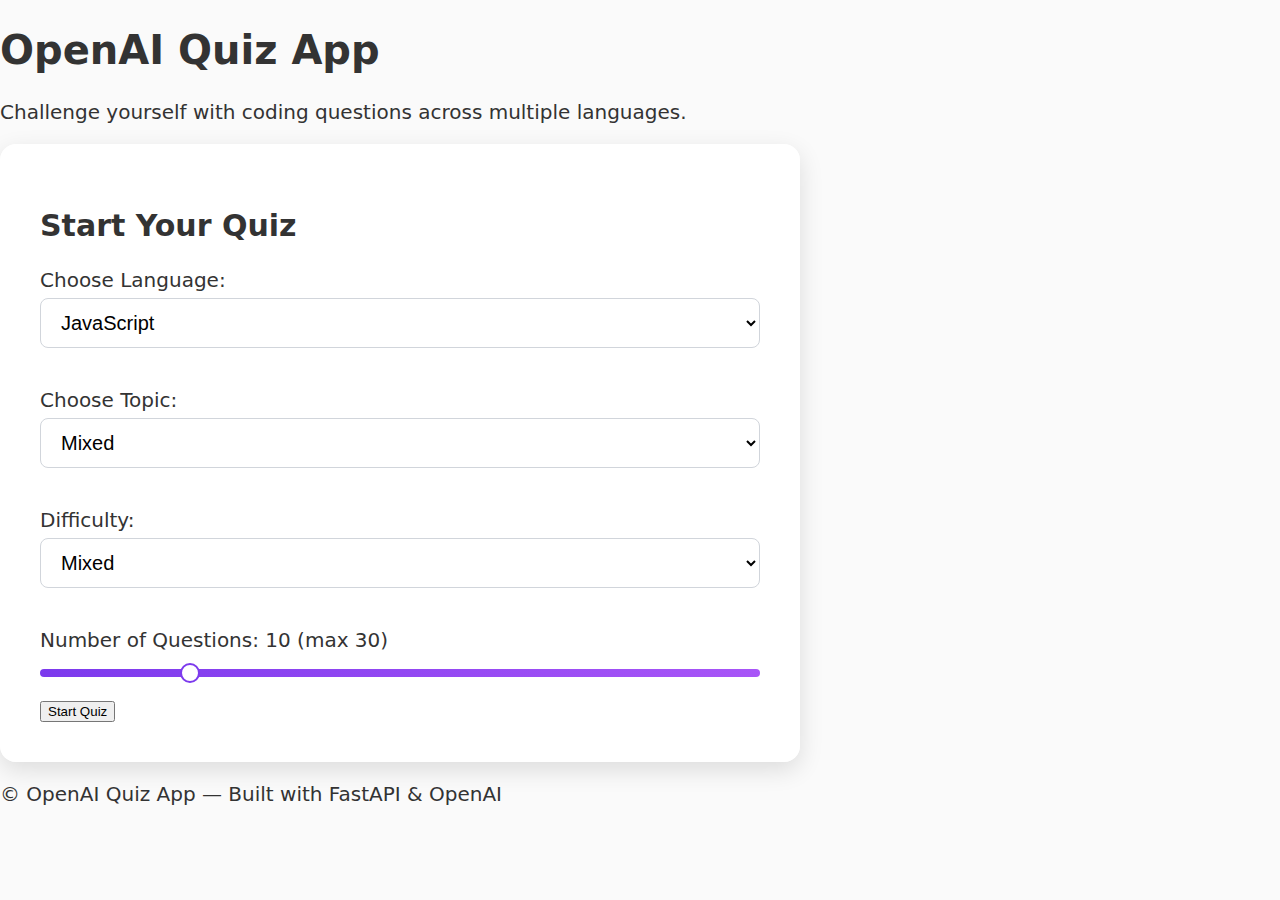
<file: coding-quiz/index.html>
<!doctype html>
<html lang="en">
<head>
  <meta charset="utf-8" />
  <meta name="viewport" content="width=device-width, initial-scale=1" />
  <title>OpenAI Quiz App</title>
  <link rel="stylesheet" href="styles.css">
</head>
<body>
  <!-- HERO -->
  <header class="hero">
    <div class="hero-inner">
      <h1>OpenAI Quiz App</h1>
      <p>Challenge yourself with coding questions across multiple languages.</p>
    </div>
  </header>

  <!-- SETUP FORM -->
  <main class="quiz-section">
    <div id="setup-card" class="quiz-card">
      <h2>Start Your Quiz</h2>

      <!-- Language -->
      <label for="language">Choose Language:</label>
      <select id="language" class="input-select">
        <option value="javascript" selected>JavaScript</option>
        <option value="python">Python</option>
        <option value="cpp">C++</option>
      </select>

      <!-- Topic -->
      <label for="topic">Choose Topic:</label>
      <select id="topic" class="input-select">
        <option value="mixed" selected>Mixed</option>
        <option value="loops">Loops</option>
        <option value="arrays">Arrays</option>
        <option value="functions">Functions</option>
        <option value="conditionals">Conditionals</option>
        <option value="objects">Objects</option>
        <option value="classes">Classes</option>
      </select>

      <!-- Difficulty -->
      <label for="difficulty">Difficulty:</label>
      <select id="difficulty" class="input-select">
        <option value="easy">Easy</option>
        <option value="mixed" selected>Mixed</option>
        <option value="hard">Hard</option>
      </select>

      <!-- Number of Questions -->
      <label for="num-questions">Number of Questions: 
        <span id="numOutput">10</span> (max 30)
      </label>
      <input 
        type="range" 
        id="num-questions" 
        class="input-range" 
        min="5" 
        max="30" 
        step="1"
        value="10" 
        oninput="numOutput.textContent = this.value"
      />

      <button id="start-btn" class="btn btn-primary">Start Quiz</button>
    </div>

    <!-- QUIZ -->
    <div id="quiz-container" class="quiz-card hidden">
      <div class="quiz-header">
        <h2 id="question-text"></h2>
        <!-- Editable blanks will be injected inside this pre -->
        <pre id="code-block" class="code-block hidden"></pre>
      </div>

      <div id="options" class="options"></div>

      <!-- Drag & Drop Area -->
      <div id="dragdrop-zone" class="dragdrop-zone hidden"></div>

      <!-- Submit Button separated -->
      <div id="dragdrop-actions" class="quiz-actions hidden">
        <button id="submit-order-btn" class="btn btn-primary">Submit Order</button>
      </div>

      <div id="feedback" class="feedback hidden"></div>
    </div>

    <!-- RESULT -->
    <div id="result-card" class="quiz-card hidden">
      <h2>Quiz Complete 🎉</h2>
      <p id="score-text"></p>
      <button id="restart-btn" class="btn btn-primary">Restart Quiz</button>
    </div>
  </main>

  <!-- LOADING OVERLAY -->
  <div id="loading-overlay" class="loading-overlay hidden">
    <div class="spinner"></div>
    <p>Generating questions...</p>
  </div>

  <!-- FOOTER -->
  <footer role="contentinfo">
    <p>© <span id="year"></span> OpenAI Quiz App — Built with FastAPI & OpenAI</p>
  </footer>

  <script src="app.js" defer></script>
</body>
</html>
</file>
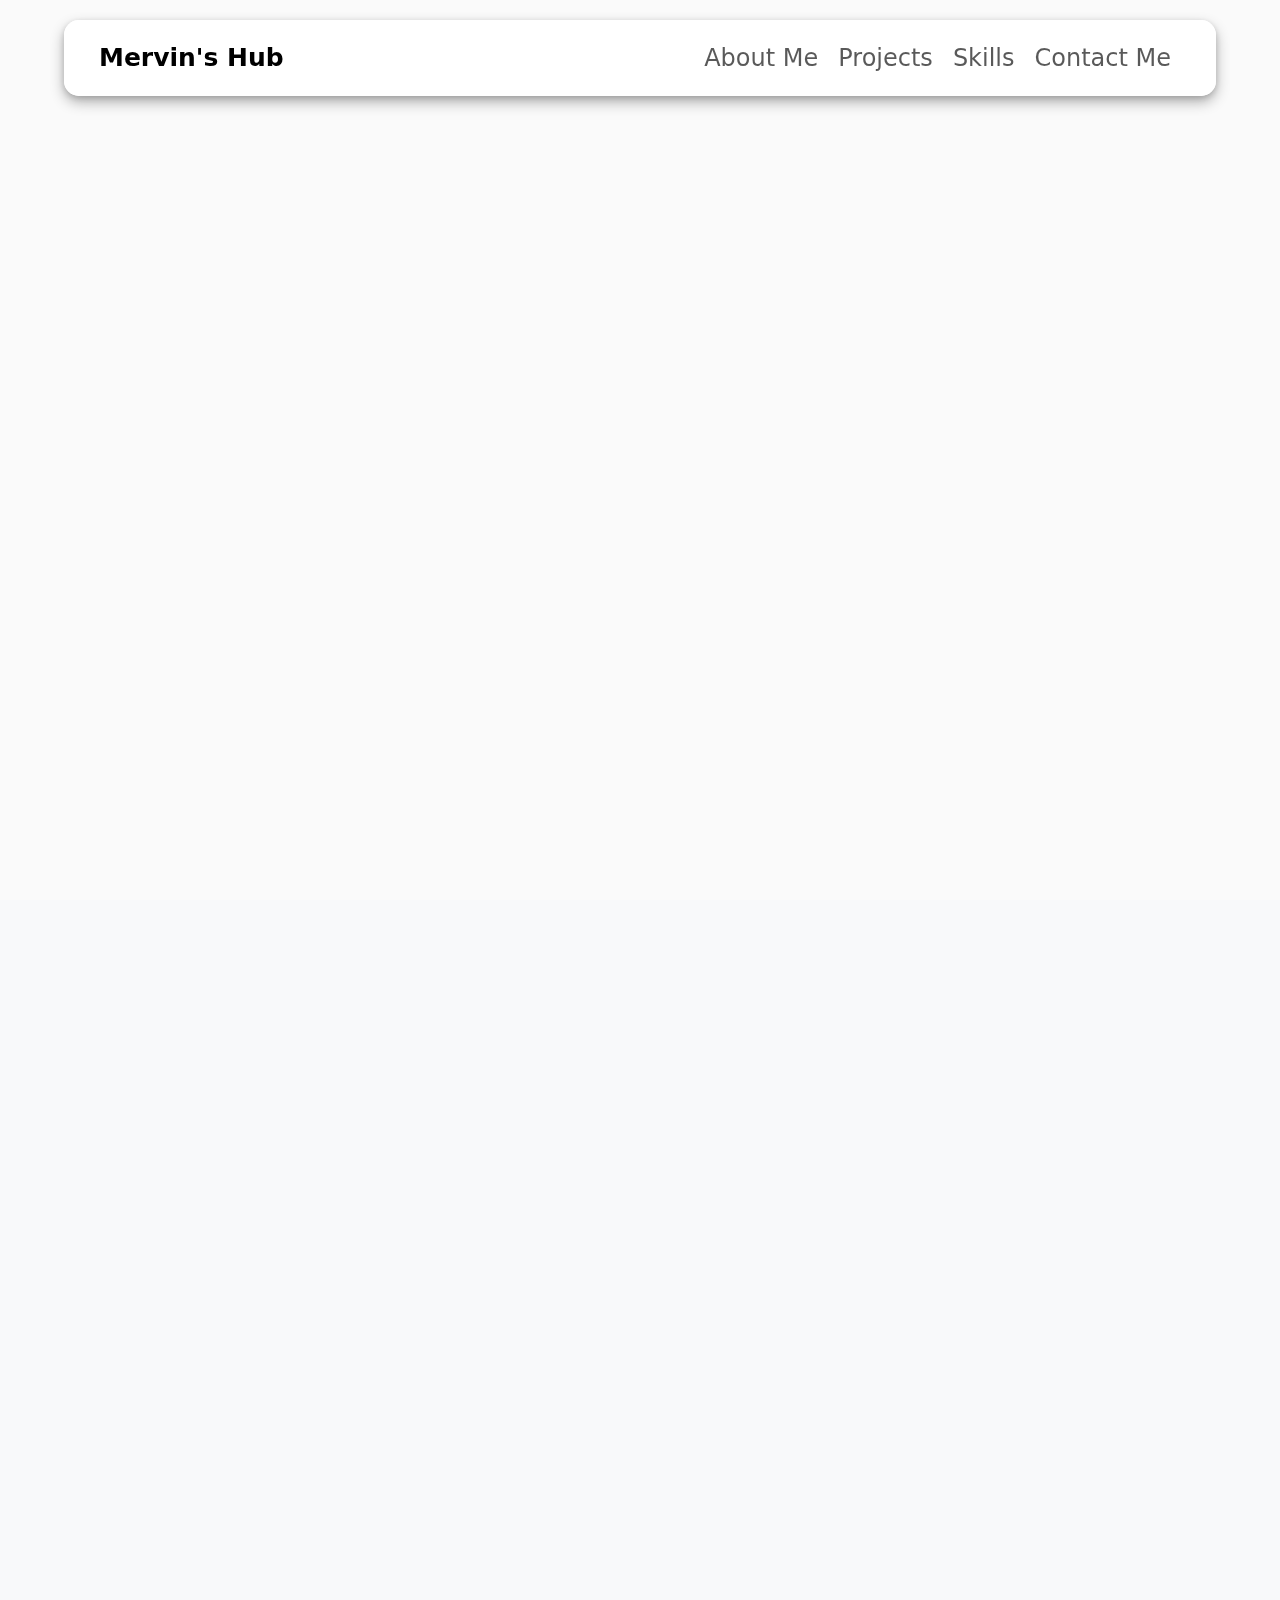
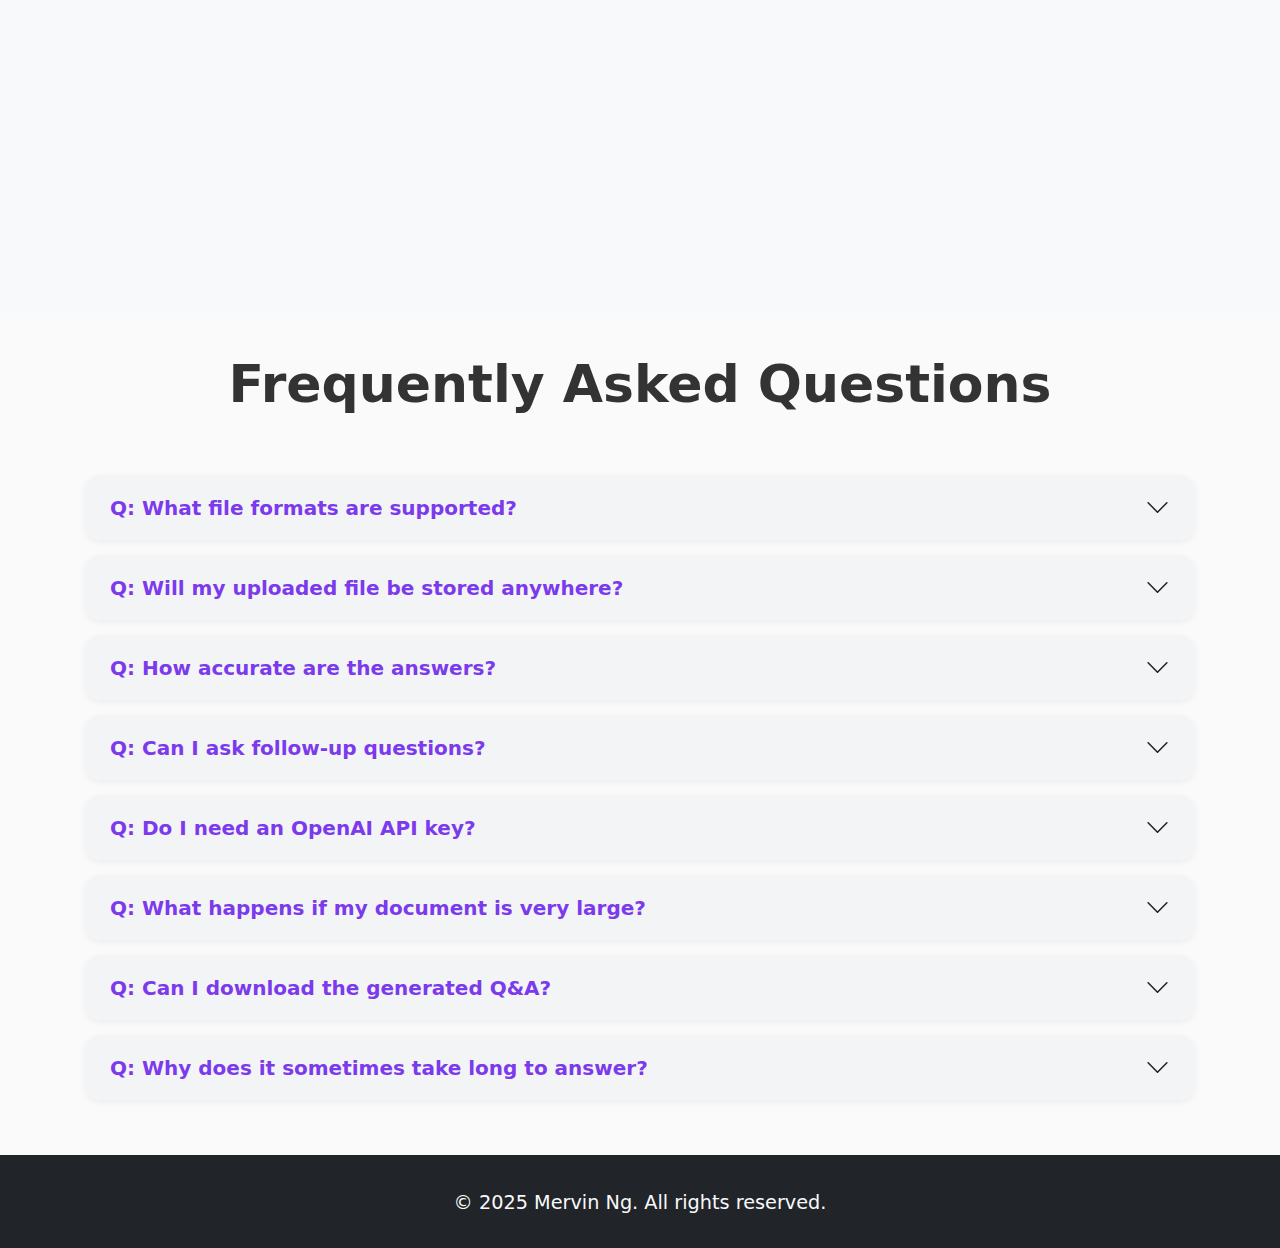
<file: file-chat-assistant/index.html>
<!doctype html>
<html lang="en">
<head>
  <meta charset="utf-8" />
  <meta name="viewport" content="width=device-width, initial-scale=1" />
  <title>Mervin Ng | Document Q&A Chat Assistant</title>
  <link rel="shortcut icon" href="../img/logo.png" type="image/png">
  <link rel="apple-touch-icon" href="../img/logo.png">

  <!-- Bootstrap 5 -->
  <link href="https://cdn.jsdelivr.net/npm/bootstrap@5.3.3/dist/css/bootstrap.min.css" rel="stylesheet">
  <!-- Bootstrap Icons -->
  <link rel="stylesheet" href="https://cdn.jsdelivr.net/npm/bootstrap-icons@1.11.3/font/bootstrap-icons.css">
  <!-- AOS CSS -->
  <link href="https://unpkg.com/aos@2.3.1/dist/aos.css" rel="stylesheet">
  <!-- Portfolio-style CSS -->
  <link rel="stylesheet" href="../file-chat-assistant/styles.css?v=20250926">
</head>
<body>

  <!-- NAVBAR -->
  <nav class="navbar navbar-expand-lg navbar-light fixed-top">
    <div class="container">
      <a class="navbar-brand fw-bold" href="https://ngyuhang.com">Mervin's Hub</a>
      <button class="navbar-toggler" type="button" data-bs-toggle="collapse" data-bs-target="#navbarNav">
        <span class="navbar-toggler-icon"></span>
      </button>
      <div class="collapse navbar-collapse justify-content-end" id="navbarNav">
        <ul class="navbar-nav">
          <li class="nav-item"><a class="nav-link" href="https://ngyuhang.com#about">About Me</a></li>
          <li class="nav-item"><a class="nav-link" href="https://ngyuhang.com#projects">Projects</a></li>
          <li class="nav-item"><a class="nav-link" href="https://ngyuhang.com#skills">Skills</a></li>
          <li class="nav-item"><a class="nav-link" href="https://ngyuhang.com#contact">Contact Me</a></li>
        </ul>
      </div>
    </div>
  </nav>

  <!-- HERO -->
  <section id="hero" class="section d-flex align-items-center">
    <div class="container hero-container text-center">
      <h1 class="display-4 fw-bold" id="hero-title" data-aos="fade-up"></h1>
      <p class="lead text-muted" data-aos="fade-up" data-aos-delay="100">Made by Mervin Ng</p>
      <p class="mb-4" data-aos="fade-up" data-aos-delay="200">
        Upload a PDF, DOCX, or TXT and start chatting instantly with our LangChain-powered Q&A tool.
      </p>
      <a id="get-started" href="#qa" class="btn btn-outline-dark" data-aos="fade-up" data-aos-delay="400">
        Get Started <i class="bi bi-arrow-down-circle ms-2"></i>
      </a>
    </div>
  </section>

  <!-- MAIN -->
  <section id="qa" class="section bg-light">
    <div class="container" data-aos="fade-up">
      <div class="row justify-content-center">
        <div class="col-lg-8">
          <!-- Upload card -->
          <div class="card pastel-card shadow-sm mb-4">
            <div class="card-body p-4">
              <h3 class="fw-semibold mb-3 text-accent">Upload your document</h3>
              <form id="upload-form" class="gy-3" enctype="multipart/form-data" method="post">
                <div class="mb-3">
                  <label class="form-label">Choose file (.pdf / .docx / .txt)</label>
                  <input id="file-input" class="form-control" type="file" name="file" accept=".pdf,.docx,.txt" required />
                </div>

                <!-- API key -->
                <div class="mb-3">
                  <label class="form-label">OpenAI API key (optional)</label>
                  <input class="form-control" type="password" name="openai_api_key" placeholder="Insert your API Key" />
                </div>

                <!-- Status -->
                <div id="statusAlert" class="alert d-none" role="alert"></div>

                <button type="submit" class="btn btn-accent px-4">Upload & Start</button>
              </form>
            </div>
          </div>

          <!-- Chat area -->
          <div id="chat-area" class="card pastel-card shadow-sm">
            <div class="card-body p-0 d-flex flex-column" style="height: 500px;">
              <h3 class="fw-semibold mb-0 p-3 text-accent border-bottom">Chat with your document</h3>

              <!-- Messages -->
              <div id="messages" class="flex-grow-1 p-3">
                <div class="text-muted small">Upload a document to begin.</div>
              </div>

              <!-- Typing indicator -->
              <div id="typing-indicator" class="d-none p-3">
                <div class="message assistant">
                  <div class="bubble d-flex gap-1">
                    <span class="dot"></span><span class="dot"></span><span class="dot"></span>
                  </div>
                </div>
              </div>

              <!-- Chatbox input -->
              <form id="ask-form" class="d-flex gap-2 p-3 border-top">
                <input type="text" name="question" class="form-control" placeholder="Type your question..." autocomplete="off" required disabled />
                <button type="submit" class="btn btn-accent" disabled>Send</button>
              </form>
            </div>
          </div>

        </div>
      </div>
    </div>
  </section>

  <!-- FAQ + FOOTER WRAPPER -->
  <div class="contact-footer-wrapper">
    <!-- FAQ -->
<section id="faq" class="section">
  <div class="container">
    <h2 class="section-title text-center mb-5 text-accent">Frequently Asked Questions</h2>
    <div class="accordion" id="faqAccordion">

      <!-- Q1 -->
      <div class="accordion-item">
        <h2 class="accordion-header" id="faq1">
          <button class="accordion-button collapsed" type="button" data-bs-toggle="collapse" data-bs-target="#faq1Collapse">
            Q: What file formats are supported?
          </button>
        </h2>
        <div id="faq1Collapse" class="accordion-collapse collapse" data-bs-parent="#faqAccordion">
          <div class="accordion-body">
            A: Currently, you can upload <code>.pdf</code>, <code>.docx</code>, and <code>.txt</code> files.
          </div>
        </div>
      </div>

      <!-- Q2 -->
      <div class="accordion-item">
        <h2 class="accordion-header" id="faq2">
          <button class="accordion-button collapsed" type="button" data-bs-toggle="collapse" data-bs-target="#faq2Collapse">
            Q: Will my uploaded file be stored anywhere?
          </button>
        </h2>
        <div id="faq2Collapse" class="accordion-collapse collapse" data-bs-parent="#faqAccordion">
          <div class="accordion-body">
            A: No, your file is processed in memory for question generation and is not stored permanently.
          </div>
        </div>
      </div>

      <!-- Q3 -->
      <div class="accordion-item">
        <h2 class="accordion-header" id="faq3">
          <button class="accordion-button collapsed" type="button" data-bs-toggle="collapse" data-bs-target="#faq3Collapse">
            Q: How accurate are the answers?
          </button>
        </h2>
        <div id="faq3Collapse" class="accordion-collapse collapse" data-bs-parent="#faqAccordion">
          <div class="accordion-body">
            A: The system uses LangChain + OpenAI models. Answers are grounded in your document but may not always be perfect.
          </div>
        </div>
      </div>

      <!-- Q4 -->
      <div class="accordion-item">
        <h2 class="accordion-header" id="faq4">
          <button class="accordion-button collapsed" type="button" data-bs-toggle="collapse" data-bs-target="#faq4Collapse">
            Q: Can I ask follow-up questions?
          </button>
        </h2>
        <div id="faq4Collapse" class="accordion-collapse collapse" data-bs-parent="#faqAccordion">
          <div class="accordion-body">
            A: Yes, you can continue asking related questions and the system will use context from your uploaded file.
          </div>
        </div>
      </div>

      <!-- Q5 -->
      <div class="accordion-item">
        <h2 class="accordion-header" id="faq5">
          <button class="accordion-button collapsed" type="button" data-bs-toggle="collapse" data-bs-target="#faq5Collapse">
            Q: Do I need an OpenAI API key?
          </button>
        </h2>
        <div id="faq5Collapse" class="accordion-collapse collapse" data-bs-parent="#faqAccordion">
          <div class="accordion-body">
            A: No, a backend key is provided by default. Supplying your own is optional and may improve stability.
          </div>
        </div>
      </div>

      <!-- Q6 -->
      <div class="accordion-item">
        <h2 class="accordion-header" id="faq6">
          <button class="accordion-button collapsed" type="button" data-bs-toggle="collapse" data-bs-target="#faq6Collapse">
            Q: What happens if my document is very large?
          </button>
        </h2>
        <div id="faq6Collapse" class="accordion-collapse collapse" data-bs-parent="#faqAccordion">
          <div class="accordion-body">
            A: Large documents are automatically split into chunks for processing. This may increase response time.
          </div>
        </div>
      </div>

      <!-- Q7 -->
      <div class="accordion-item">
        <h2 class="accordion-header" id="faq7">
          <button class="accordion-button collapsed" type="button" data-bs-toggle="collapse" data-bs-target="#faq7Collapse">
            Q: Can I download the generated Q&amp;A?
          </button>
        </h2>
        <div id="faq7Collapse" class="accordion-collapse collapse" data-bs-parent="#faqAccordion">
          <div class="accordion-body">
            A: Yes, you can export answers and references as text or copy them directly from the interface.
          </div>
        </div>
      </div>

      <!-- Q8 -->
      <div class="accordion-item">
        <h2 class="accordion-header" id="faq8">
          <button class="accordion-button collapsed" type="button" data-bs-toggle="collapse" data-bs-target="#faq8Collapse">
            Q: Why does it sometimes take long to answer?
          </button>
        </h2>
        <div id="faq8Collapse" class="accordion-collapse collapse" data-bs-parent="#faqAccordion">
          <div class="accordion-body">
            A: Response time depends on file size, complexity, and the number of chunks processed by the model.
          </div>
        </div>
      </div>

    </div>
  </div>
</section>

    <!-- FOOTER -->
    <footer class="site-footer footer-section bg-dark text-light py-4">
      <div class="container text-center">
        <small>© 2025 Mervin Ng. All rights reserved.</small>
      </div>
    </footer>
  </div>

  <!-- Scripts -->
  <script src="https://cdn.jsdelivr.net/npm/bootstrap@5.3.3/dist/js/bootstrap.bundle.min.js" defer></script>
  <script src="https://unpkg.com/aos@2.3.1/dist/aos.js" defer></script>
  <script src="../file-chat-assistant/app.js?v=20250926" defer></script>
</body>
</html>
</file>
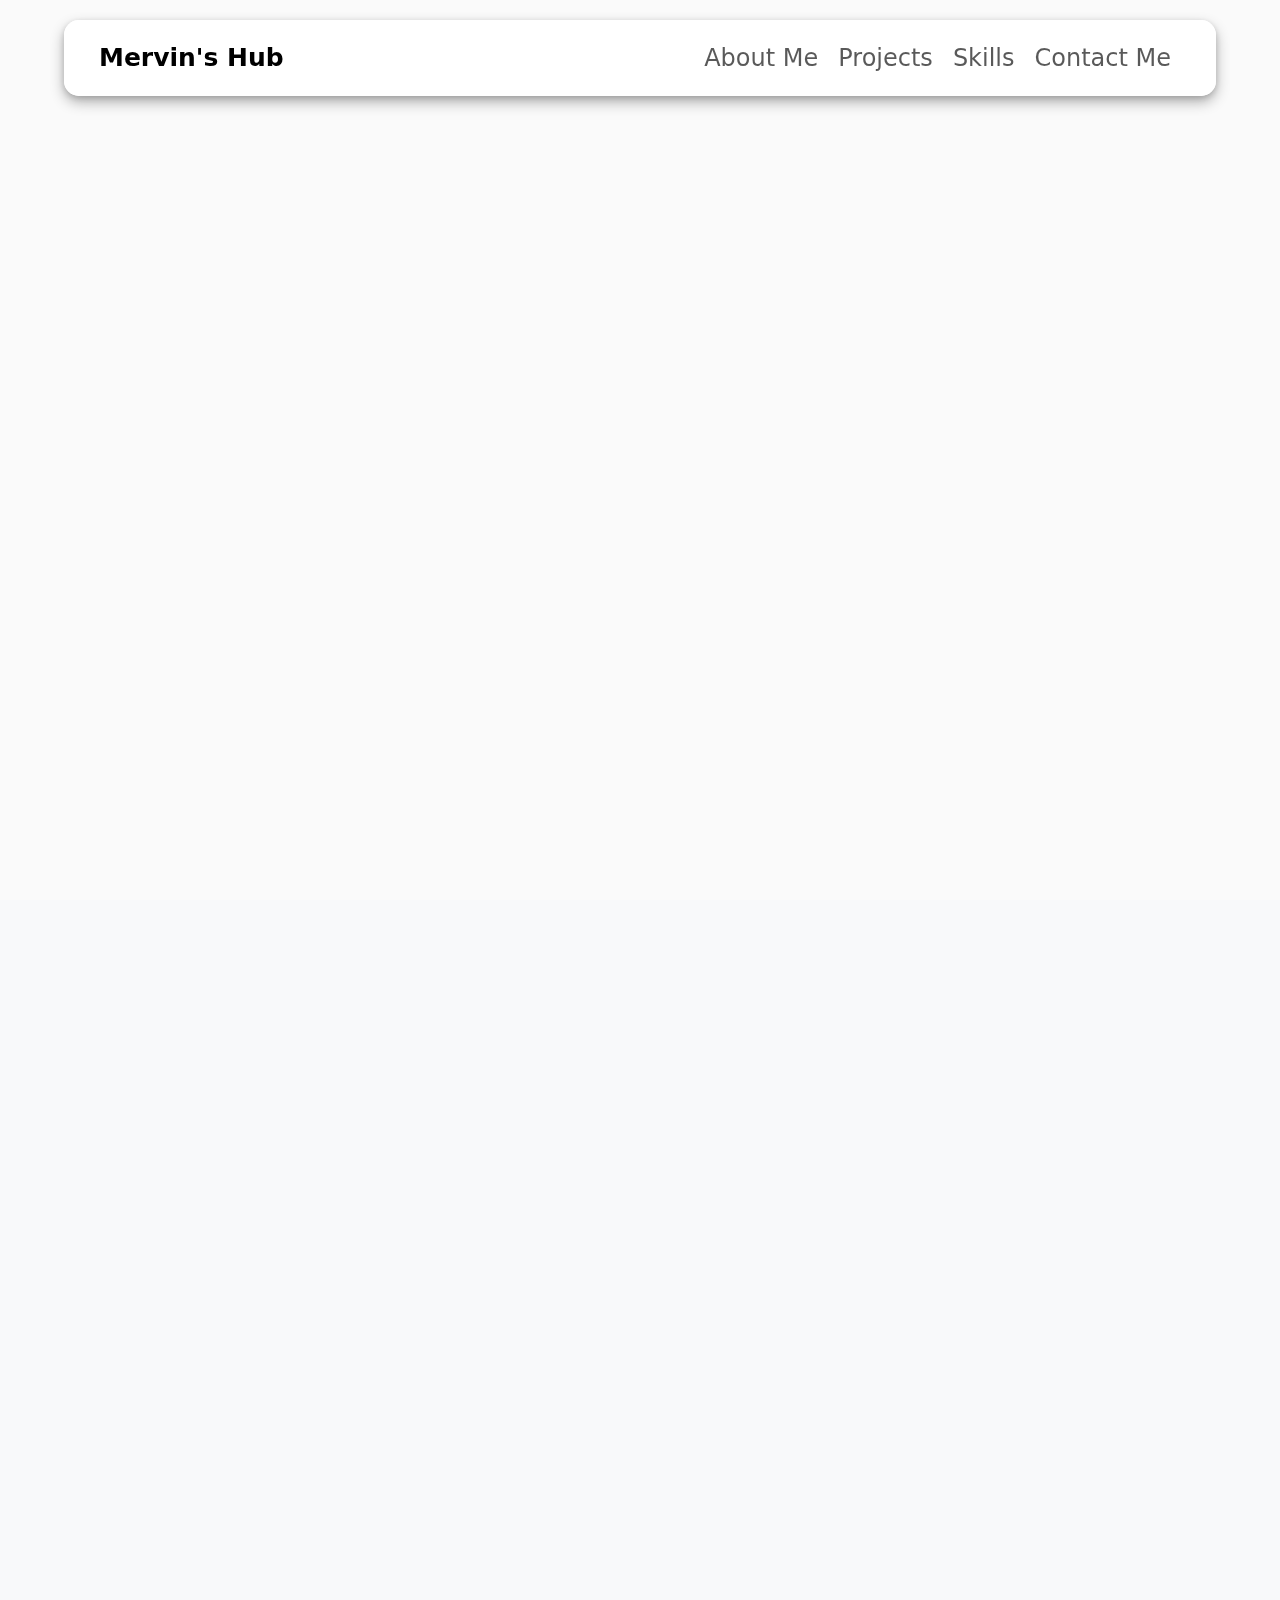
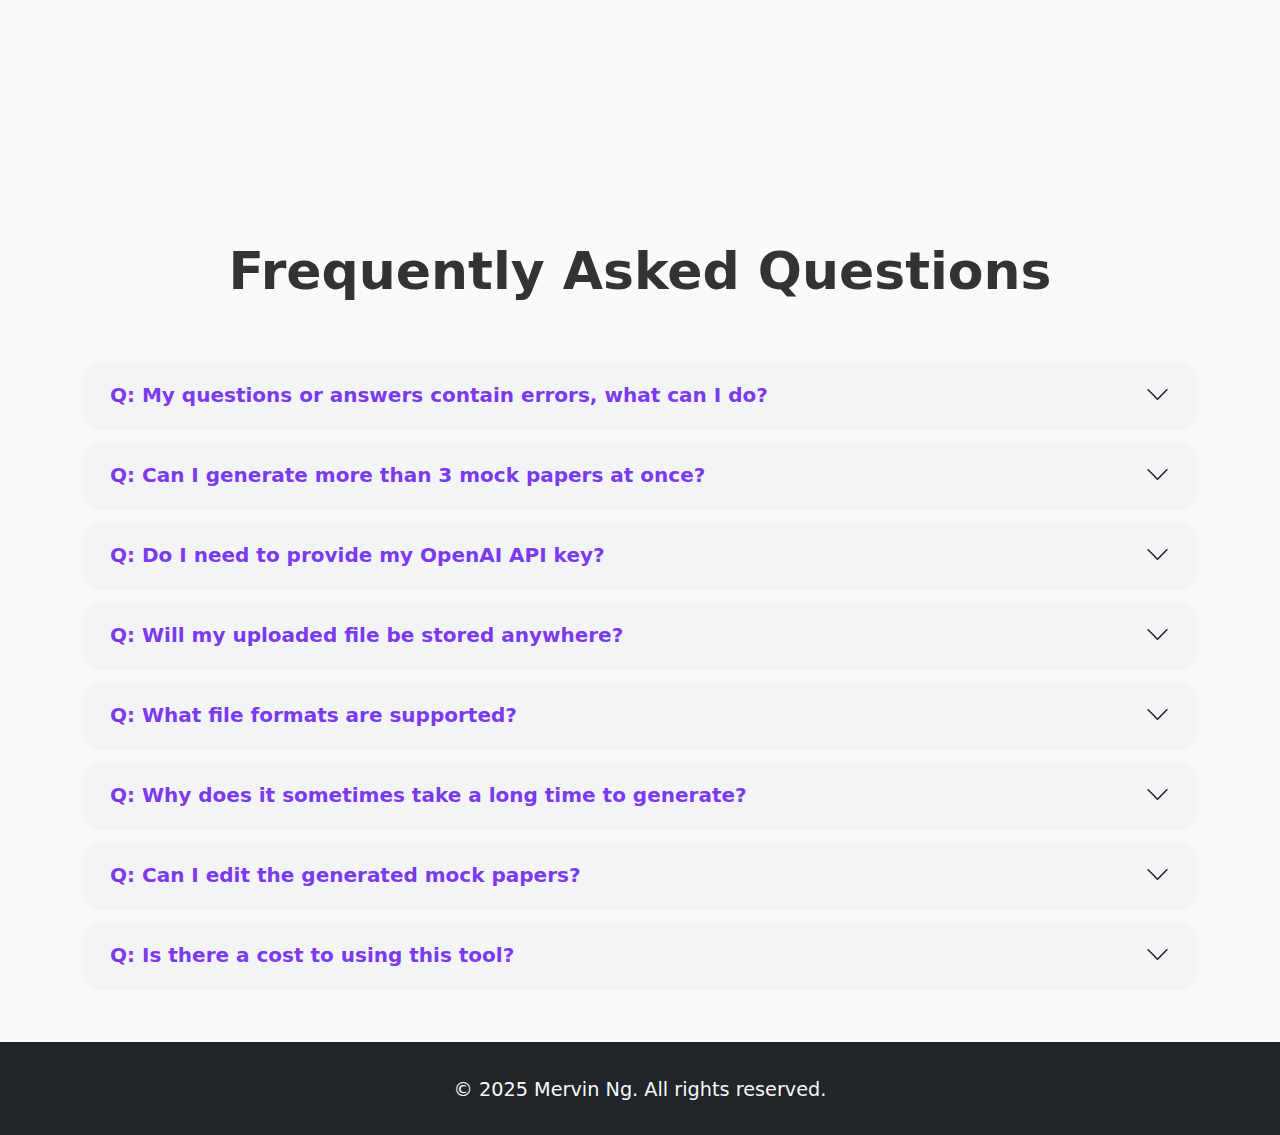
<file: mock-paper-generator/index.html>
<!doctype html>
<html lang="en">
<head>
  <meta charset="utf-8" />
  <meta name="viewport" content="width=device-width, initial-scale=1" />
  <title>Mervin Ng | Mock Paper Generator</title>
  <link rel="shortcut icon" href="../img/logo.png" type="image/png">
  <link rel="apple-touch-icon" href="../img/logo.png">

  <!-- Bootstrap 5 -->
  <link href="https://cdn.jsdelivr.net/npm/bootstrap@5.3.3/dist/css/bootstrap.min.css" rel="stylesheet">
  <!-- Bootstrap Icons -->
<link rel="stylesheet" href="https://cdn.jsdelivr.net/npm/bootstrap-icons@1.11.3/font/bootstrap-icons.css">

  <!-- AOS CSS -->
  <link href="https://unpkg.com/aos@2.3.1/dist/aos.css" rel="stylesheet">
  <!-- Portfolio-style CSS -->
  <link rel="stylesheet" href="../mock-paper-generator/styles.css?v=20250926">
</head>
<body>
  <!-- NAVBAR (from portfolio) -->
  <nav class="navbar navbar-expand-lg navbar-light fixed-top">
    <div class="container">
      <a class="navbar-brand fw-bold" href="https://ngyuhang.com">Mervin's Hub</a>
      <button class="navbar-toggler" type="button" data-bs-toggle="collapse" data-bs-target="#navbarNav">
        <span class="navbar-toggler-icon"></span>
      </button>
      <div class="collapse navbar-collapse justify-content-end" id="navbarNav">
        <ul class="navbar-nav">
          <li class="nav-item"><a class="nav-link" href="https://ngyuhang.com#about">About Me</a></li>
          <li class="nav-item"><a class="nav-link" href="https://ngyuhang.com#projects">Projects</a></li>
          <li class="nav-item"><a class="nav-link" href="https://ngyuhang.com#skills">Skills</a></li>
          <li class="nav-item"><a class="nav-link" href="https://ngyuhang.com#contact">Contact Me</a></li>
        </ul>
      </div>
    </div>
  </nav>

  <!-- HERO -->
  <section id="hero" class="section d-flex align-items-center">
    <div class="container hero-container text-center">
      <h1 class="display-4 fw-bold" data-aos="fade-up">
        <span id="hero-typer"></span><span class="cursor">|</span>
      </h1>

      <p class="lead text-muted" data-aos="fade-up" data-aos-delay="100">Made by Mervin Ng</p>
      <p class="mb-4" data-aos="fade-up" data-aos-delay="200">
        Don’t have enough mock paper for practice? Generate more with our Mock Paper Generator!
      </p>
      <a id="get-started" href="#generate" class="btn btn-outline-dark" data-aos="fade-up" data-aos-delay="400">
        Get Started <i class="bi bi-arrow-down-circle ms-2"></i>
      </a>
    </div>
  </section>

  <!-- MAIN GENERATE SECTION -->
  <section id="generate" class="section bg-light">
    <div class="container" data-aos="fade-up">
      <div class="row justify-content-center">
        <div class="col-lg-8">
          <div class="card shadow pastel-card">
            <div class="card-body p-4">
              <h3 class="fw-semibold mb-3 text-accent">Generate your mock paper</h3>
              <form id="gen-form" class="gy-3">
                <!-- File -->
                <div class="mb-3">
                  <label class="form-label">Upload exam paper (.pdf / .docx)</label>
                  <input id="file-input" class="form-control" type="file" name="file" accept=".pdf,.docx" required />
                </div>

                <div class="row g-4">
                  <!-- Number of mocks -->
                  <div class="col-md-6">
                    <label class="form-label">Number of new mocks (max 3)</label>
                    <input id="num-mocks" class="form-control" type="number" name="num_mocks" min="1" max="3" value="1" />
                  </div>

                  <!-- Difficulty -->
                  <div class="col-md-6">
                    <label class="form-label">Difficulty</label>
                    <div class="btn-group w-100" role="group">
                      <input type="radio" class="btn-check" name="difficulty" id="d1" value="easy">
                      <label class="btn btn-outline-accent" for="d1">Easy</label>

                      <input type="radio" class="btn-check" name="difficulty" id="d2" value="same" checked>
                      <label class="btn btn-outline-accent" for="d2">Same</label>

                      <input type="radio" class="btn-check" name="difficulty" id="d3" value="harder">
                      <label class="btn btn-outline-accent" for="d3">Harder</label>
                    </div>
                  </div>
                </div>

                <!-- API key -->
                <div class="mb-3 mt-3">
                  <label class="form-label">OpenAI API key</label>
                  <input class="form-control" type="password" name="openai_api_key" placeholder="Insert your API Key (recommended)" />
                </div>

                <!-- Progress -->
                <div id="progressWrap" class="progress mb-3 d-none" role="progressbar" aria-valuemin="0" aria-valuemax="100">
                  <div id="progressBar" class="progress-bar progress-bar-striped progress-bar-animated" style="width: 0%"></div>
                </div>

                <!-- Status -->
                <div id="statusAlert" class="alert d-none" role="alert"></div>

                <!-- Actions -->
                <div class="d-flex align-items-center gap-3">
                  <button type="submit" id="submit-btn" class="btn btn-accent px-4">Generate</button>
                  <div id="download"></div>
                </div>
              </form>
            </div>
          </div>
        </div>
      </div>
    </div>
  </section>

<!-- CONTACT + FOOTER WRAPPER -->
<div class="contact-footer-wrapper">
  <!-- FAQ stays above -->
  <section id="faq" class="section">
    <div class="container">
      <h2 class="section-title text-center mb-5 text-accent">Frequently Asked Questions</h2>
      <div class="accordion" id="faqAccordion">

        <!-- Q1 -->
        <div class="accordion-item">
          <h2 class="accordion-header" id="faq1">
            <button class="accordion-button collapsed" type="button" data-bs-toggle="collapse" data-bs-target="#faq1Collapse">
              Q: My questions or answers contain errors, what can I do?
            </button>
          </h2>
          <div id="faq1Collapse" class="accordion-collapse collapse" data-bs-parent="#faqAccordion">
            <div class="accordion-body">A: Simply try again and regenerate the mock paper.</div>
          </div>
        </div>

        <!-- Q2 -->
        <div class="accordion-item">
          <h2 class="accordion-header" id="faq2">
            <button class="accordion-button collapsed" type="button" data-bs-toggle="collapse" data-bs-target="#faq2Collapse">
              Q: Can I generate more than 3 mock papers at once?
            </button>
          </h2>
          <div id="faq2Collapse" class="accordion-collapse collapse" data-bs-parent="#faqAccordion">
            <div class="accordion-body">A: Currently, you can generate up to 3 mock papers in a single request.</div>
          </div>
        </div>

        <!-- Q3 -->
        <div class="accordion-item">
          <h2 class="accordion-header" id="faq3">
            <button class="accordion-button collapsed" type="button" data-bs-toggle="collapse" data-bs-target="#faq3Collapse">
              Q: Do I need to provide my OpenAI API key?
            </button>
          </h2>
          <div id="faq3Collapse" class="accordion-collapse collapse" data-bs-parent="#faqAccordion">
            <div class="accordion-body">A: It’s recommended to insert your own API key, but not strictly required.</div>
          </div>
        </div>

        <!-- Q4 -->
        <div class="accordion-item">
          <h2 class="accordion-header" id="faq4">
            <button class="accordion-button collapsed" type="button" data-bs-toggle="collapse" data-bs-target="#faq4Collapse">
              Q: Will my uploaded file be stored anywhere?
            </button>
          </h2>
          <div id="faq4Collapse" class="accordion-collapse collapse" data-bs-parent="#faqAccordion">
            <div class="accordion-body">A: No, uploaded files are only used temporarily and not stored permanently.</div>
          </div>
        </div>

        <!-- Q5 -->
        <div class="accordion-item">
          <h2 class="accordion-header" id="faq5">
            <button class="accordion-button collapsed" type="button" data-bs-toggle="collapse" data-bs-target="#faq5Collapse">
              Q: What file formats are supported?
            </button>
          </h2>
          <div id="faq5Collapse" class="accordion-collapse collapse" data-bs-parent="#faqAccordion">
            <div class="accordion-body">A: Currently, only <code>.pdf</code> and <code>.docx</code> files are supported.</div>
          </div>
        </div>

        <!-- Q6 -->
        <div class="accordion-item">
          <h2 class="accordion-header" id="faq6">
            <button class="accordion-button collapsed" type="button" data-bs-toggle="collapse" data-bs-target="#faq6Collapse">
              Q: Why does it sometimes take a long time to generate?
            </button>
          </h2>
          <div id="faq6Collapse" class="accordion-collapse collapse" data-bs-parent="#faqAccordion">
            <div class="accordion-body">A: Processing time depends on the length and complexity of your paper.</div>
          </div>
        </div>

        <!-- Q7 -->
        <div class="accordion-item">
          <h2 class="accordion-header" id="faq7">
            <button class="accordion-button collapsed" type="button" data-bs-toggle="collapse" data-bs-target="#faq7Collapse">
              Q: Can I edit the generated mock papers?
            </button>
          </h2>
          <div id="faq7Collapse" class="accordion-collapse collapse" data-bs-parent="#faqAccordion">
            <div class="accordion-body">A: Yes, the generated ZIP file contains editable documents.</div>
          </div>
        </div>

        <!-- Q8 -->
        <div class="accordion-item">
          <h2 class="accordion-header" id="faq8">
            <button class="accordion-button collapsed" type="button" data-bs-toggle="collapse" data-bs-target="#faq8Collapse">
              Q: Is there a cost to using this tool?
            </button>
          </h2>
          <div id="faq8Collapse" class="accordion-collapse collapse" data-bs-parent="#faqAccordion">
            <div class="accordion-body">A: The tool is free, but using your own OpenAI API key incurs charges from OpenAI.</div>
          </div>
        </div>

      </div>
    </div>
  </section>

    <!-- FOOTER -->
    <footer class="site-footer footer-section bg-dark text-light py-4">
      <div class="container text-center">
        <small>© 2025 Mervin Ng. All rights reserved.</small>
      </div>
    </footer>
  </div>
  <!-- Scripts -->
  <script src="https://cdn.jsdelivr.net/npm/bootstrap@5.3.3/dist/js/bootstrap.bundle.min.js" defer></script>
  <script src="https://unpkg.com/aos@2.3.1/dist/aos.js" defer></script>
  <script src="../mock-paper-generator/app.js?v=20250916" defer></script>
</body>
</html>
</file>
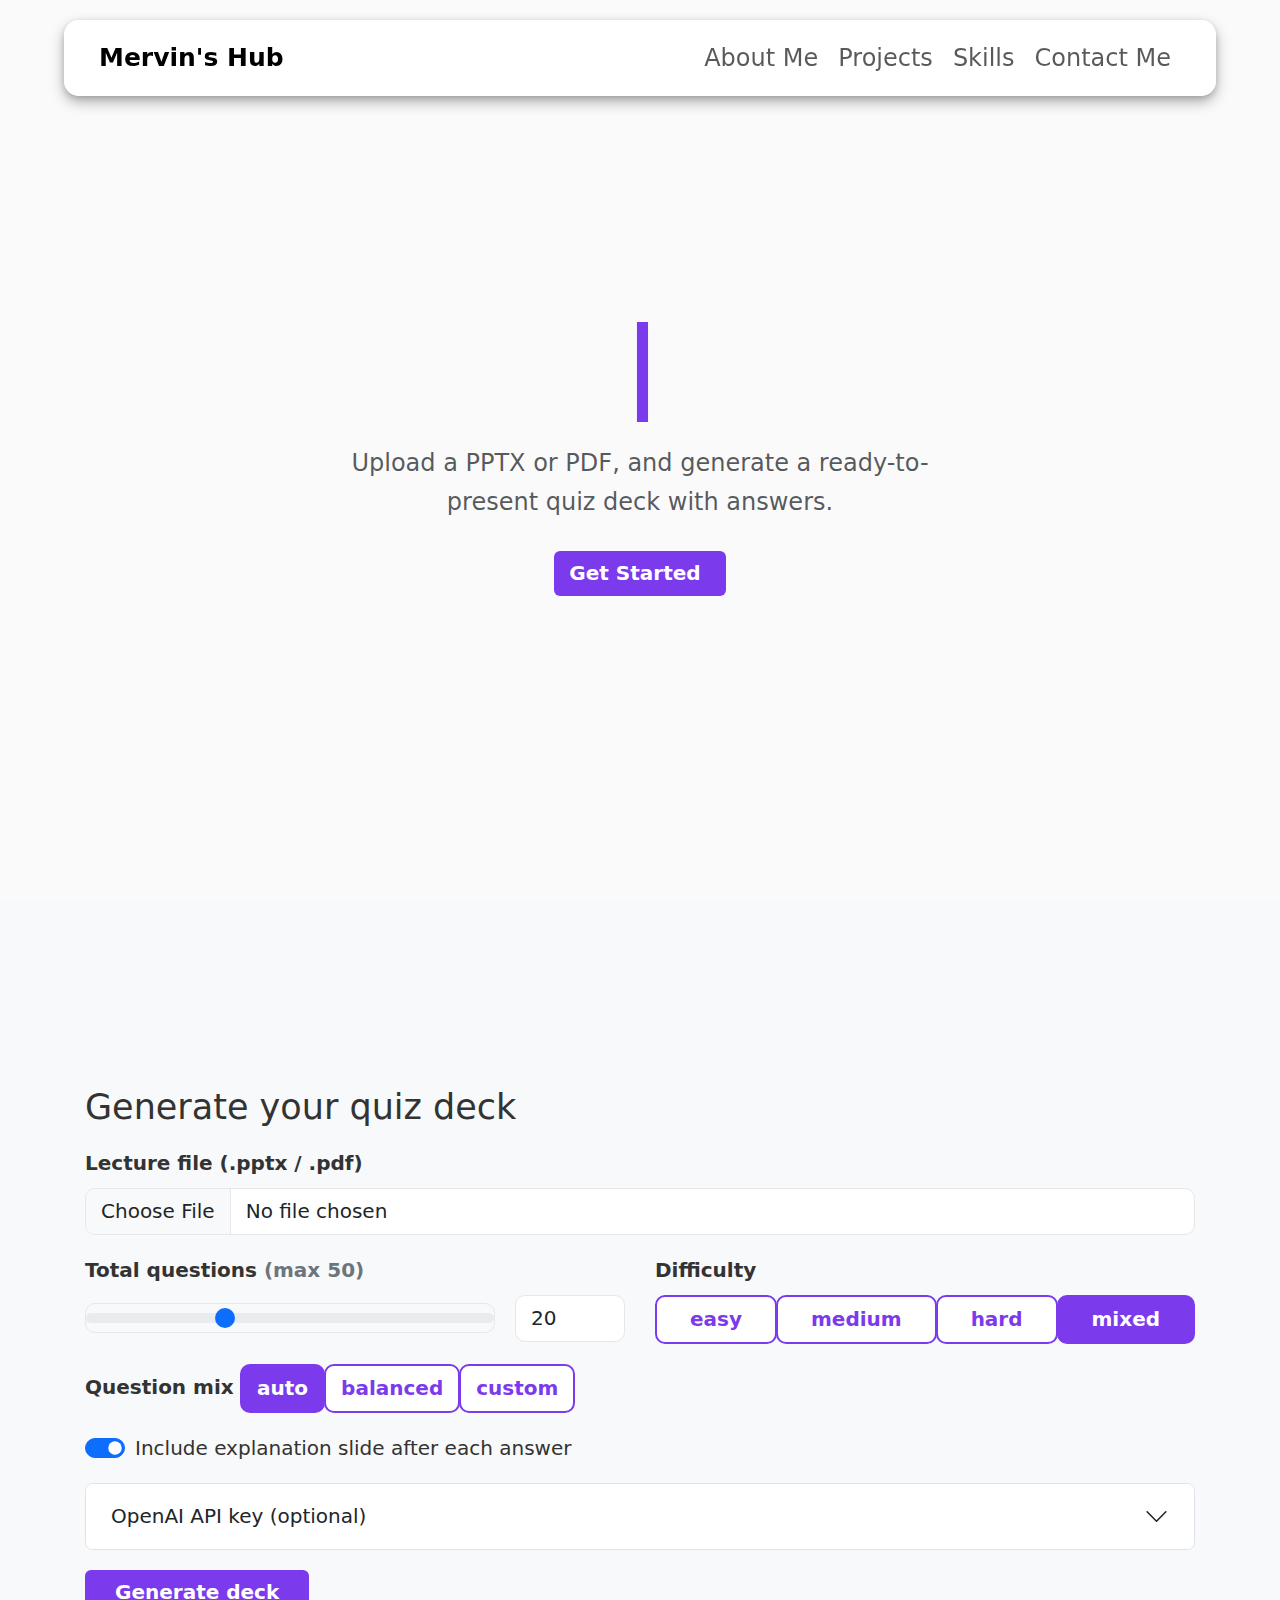
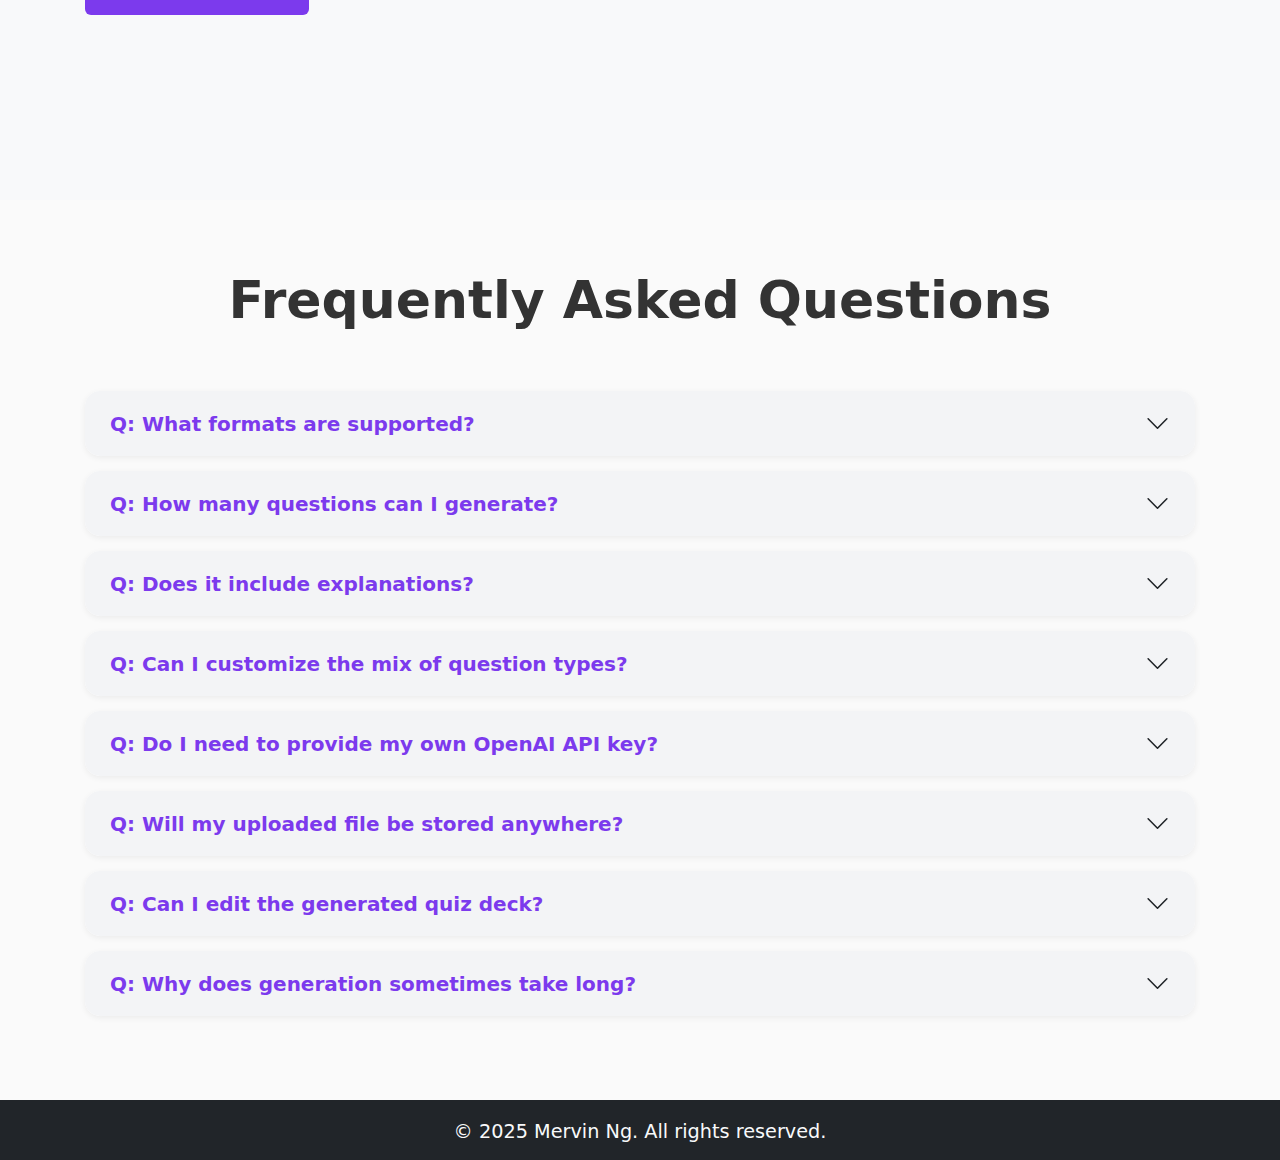
<file: quiz-slide-generator/index.html>
<!doctype html>
<html lang="en">
<head>
  <meta charset="utf-8" />
  <meta name="viewport" content="width=device-width, initial-scale=1" />
  <title>Mervin Ng | Quiz Slide Generator</title>
  <link rel="shortcut icon" href="../img/logo.png" type="image/png">

  <!-- Bootstrap 5 -->
  <link href="https://cdn.jsdelivr.net/npm/bootstrap@5.3.3/dist/css/bootstrap.min.css" rel="stylesheet">
  <!-- App CSS -->
  <link rel="stylesheet" href="styles.css?v=20250926">
</head>
<body>

  <!-- NAVBAR -->
  <nav class="navbar navbar-expand-lg navbar-light fixed-top">
    <div class="container">
      <a class="navbar-brand fw-bold" href="https://ngyuhang.com">Mervin's Hub</a>
      <button class="navbar-toggler" type="button" data-bs-toggle="collapse" data-bs-target="#navbarNav">
        <span class="navbar-toggler-icon"></span>
      </button>
      <div class="collapse navbar-collapse justify-content-end" id="navbarNav">
        <ul class="navbar-nav">
          <li class="nav-item"><a class="nav-link" href="https://ngyuhang.com#about">About Me</a></li>
          <li class="nav-item"><a class="nav-link" href="https://ngyuhang.com#projects">Projects</a></li>
          <li class="nav-item"><a class="nav-link" href="https://ngyuhang.com#skills">Skills</a></li>
          <li class="nav-item"><a class="nav-link" href="https://ngyuhang.com#contact">Contact Me</a></li>
        </ul>
      </div>
    </div>
  </nav>

  <!-- HERO -->
  <section id="hero" class="section hero-section d-flex align-items-center">
    <div class="container hero-container text-center">
      <h1 class="display-4 fw-bold">
        <span id="hero-typer"></span><span class="cursor"></span>
      </h1>
      <p class="lead text-muted mt-3">
        Upload a PPTX or PDF, and generate a ready-to-present quiz deck with answers.
      </p>
      <a id="get-started" href="#generate" class="btn btn-accent mt-4">
        Get Started <i class="bi bi-arrow-down-circle ms-2"></i>
      </a>
    </div>
  </section>

  <!-- MAIN GENERATOR -->
  <main id="generate" class="section quiz-section bg-light">
    <div class="container">
      <div class="quiz-card">
        <h3 class="mb-3">Generate your quiz deck</h3>
        <form id="gen-form" class="gy-3">
          <!-- File -->
          <div class="mb-3">
            <label class="form-label">Lecture file (.pptx / .pdf)</label>
            <input id="file-input" class="form-control" type="file" name="file" accept=".pptx,.pdf" required />
          </div>

          <div class="row g-4">
            <!-- Total questions -->
            <div class="col-md-6">
              <label class="form-label">Total questions <span class="text-secondary">(max 50)</span></label>
              <div class="d-flex align-items-center gap-3">
                <input id="q-total" class="form-range flex-grow-1" type="range" min="5" max="50" step="1" value="20" />
                <input id="q-total-num" class="form-control" type="number" min="1" max="50" value="20" style="width:110px" />
              </div>
            </div>

            <!-- Difficulty -->
            <div class="col-md-6">
              <label class="form-label">Difficulty</label>
              <div class="btn-group d-flex" role="group">
                <input type="radio" class="btn-check" name="difficulty" id="d1" value="easy">
                <label class="btn btn-outline-accent" for="d1">easy</label>
                <input type="radio" class="btn-check" name="difficulty" id="d2" value="medium">
                <label class="btn btn-outline-accent" for="d2">medium</label>
                <input type="radio" class="btn-check" name="difficulty" id="d3" value="hard">
                <label class="btn btn-outline-accent" for="d3">hard</label>
                <input type="radio" class="btn-check" name="difficulty" id="d4" value="mixed" checked>
                <label class="btn btn-outline-accent" for="d4">mixed</label>
              </div>
            </div>
          </div>

          <!-- Mix mode -->
          <div class="mb-3 mt-3">
            <label class="form-label">Question mix</label>
            <div class="btn-group" role="group">
              <input type="radio" class="btn-check" name="mix_mode" id="m1" value="auto" checked>
              <label class="btn btn-outline-accent" for="m1">auto</label>
              <input type="radio" class="btn-check" name="mix_mode" id="m2" value="balanced">
              <label class="btn btn-outline-accent" for="m2">balanced</label>
              <input type="radio" class="btn-check" name="mix_mode" id="m3" value="custom">
              <label class="btn btn-outline-accent" for="m3">custom</label>
            </div>
          </div>

          <!-- Custom counts -->
          <div id="custom-box" class="row g-3 d-none">
            <div class="col-md-3"><label class="form-label">MCQ</label><input class="form-control" type="number" name="mcq_n" min="0" max="100" value="10"></div>
            <div class="col-md-3"><label class="form-label">Theory</label><input class="form-control" type="number" name="theory_n" min="0" max="100" value="6"></div>
            <div class="col-md-3"><label class="form-label">Code-fill</label><input class="form-control" type="number" name="codefill_n" min="0" max="100" value="4"></div>
            <div class="col-md-3"><label class="form-label">Fill-blank</label><input class="form-control" type="number" name="fillblank_n" min="0" max="100" value="0"></div>
            <div class="col-12"><small id="custom-sum" class="text-secondary">Sum: 20</small></div>
          </div>

          <!-- Options -->
          <div class="form-check form-switch my-3">
            <input class="form-check-input" type="checkbox" id="exSwitch" name="include_explanations" checked>
            <label class="form-check-label" for="exSwitch">Include explanation slide after each answer</label>
          </div>

          <!-- API key -->
          <div class="accordion mb-3" id="adv">
            <div class="accordion-item">
              <h2 class="accordion-header">
                <button class="accordion-button collapsed" type="button" data-bs-toggle="collapse" data-bs-target="#adv1">
                  OpenAI API key (optional)
                </button>
              </h2>
              <div id="adv1" class="accordion-collapse collapse" data-bs-parent="#adv">
                <div class="accordion-body">
                  <input class="form-control" type="password" name="OpenAI_api_key" placeholder="Prefer backend .env">
                  <small class="text-secondary">Leave empty to use backend <code>OPENAI_API_KEY</code>.</small>
                </div>
              </div>
            </div>
          </div>

          <!-- Progress + Status -->
          <div id="progressWrap" class="progress mb-3 d-none">
            <div id="progressBar" class="progress-bar progress-bar-striped progress-bar-animated" style="width:0%"></div>
          </div>
          <div id="statusAlert" class="alert d-none" role="alert"></div>

          <!-- Actions -->
          <div class="d-flex align-items-center gap-3">
            <button type="submit" id="submit-btn" class="btn btn-accent px-4">Generate deck</button>
            <div id="download"></div>
          </div>
        </form>
      </div>
    </div>
  </main>

  <!-- FAQ -->
<section id="faq" class="section faq-section">
  <div class="container">
    <h2 class="section-title text-center mb-5 text-accent">Frequently Asked Questions</h2>
    <div class="accordion" id="faqAccordion">

      <!-- Q1 -->
      <div class="accordion-item">
        <h2 class="accordion-header" id="faq1">
          <button class="accordion-button collapsed" type="button" data-bs-toggle="collapse" data-bs-target="#faq1Collapse">
            Q: What formats are supported?
          </button>
        </h2>
        <div id="faq1Collapse" class="accordion-collapse collapse" data-bs-parent="#faqAccordion">
          <div class="accordion-body">A: You can upload <code>.pptx</code> or <code>.pdf</code> lecture files.</div>
        </div>
      </div>

      <!-- Q2 -->
      <div class="accordion-item">
        <h2 class="accordion-header" id="faq2">
          <button class="accordion-button collapsed" type="button" data-bs-toggle="collapse" data-bs-target="#faq2Collapse">
            Q: How many questions can I generate?
          </button>
        </h2>
        <div id="faq2Collapse" class="accordion-collapse collapse" data-bs-parent="#faqAccordion">
          <div class="accordion-body">A: You can generate up to 50 questions per deck, depending on your settings.</div>
        </div>
      </div>

      <!-- Q3 -->
      <div class="accordion-item">
        <h2 class="accordion-header" id="faq3">
          <button class="accordion-button collapsed" type="button" data-bs-toggle="collapse" data-bs-target="#faq3Collapse">
            Q: Does it include explanations?
          </button>
        </h2>
        <div id="faq3Collapse" class="accordion-collapse collapse" data-bs-parent="#faqAccordion">
          <div class="accordion-body">A: Yes, if you enable the "Include explanations" option, each answer will be followed by an explanation slide.</div>
        </div>
      </div>

      <!-- Q4 -->
      <div class="accordion-item">
        <h2 class="accordion-header" id="faq4">
          <button class="accordion-button collapsed" type="button" data-bs-toggle="collapse" data-bs-target="#faq4Collapse">
            Q: Can I customize the mix of question types?
          </button>
        </h2>
        <div id="faq4Collapse" class="accordion-collapse collapse" data-bs-parent="#faqAccordion">
          <div class="accordion-body">A: Yes, you can choose auto, balanced, or custom mode to set how many MCQs, theory, code-fill, or fill-blank questions to include.</div>
        </div>
      </div>

      <!-- Q5 -->
      <div class="accordion-item">
        <h2 class="accordion-header" id="faq5">
          <button class="accordion-button collapsed" type="button" data-bs-toggle="collapse" data-bs-target="#faq5Collapse">
            Q: Do I need to provide my own OpenAI API key?
          </button>
        </h2>
        <div id="faq5Collapse" class="accordion-collapse collapse" data-bs-parent="#faqAccordion">
          <div class="accordion-body">A: It’s optional. If left empty, the backend’s default API key will be used. Supplying your own may give more stable access.</div>
        </div>
      </div>

      <!-- Q6 -->
      <div class="accordion-item">
        <h2 class="accordion-header" id="faq6">
          <button class="accordion-button collapsed" type="button" data-bs-toggle="collapse" data-bs-target="#faq6Collapse">
            Q: Will my uploaded file be stored anywhere?
          </button>
        </h2>
        <div id="faq6Collapse" class="accordion-collapse collapse" data-bs-parent="#faqAccordion">
          <div class="accordion-body">A: No, uploaded files are processed temporarily for question generation and are not stored permanently.</div>
        </div>
      </div>

      <!-- Q7 -->
      <div class="accordion-item">
        <h2 class="accordion-header" id="faq7">
          <button class="accordion-button collapsed" type="button" data-bs-toggle="collapse" data-bs-target="#faq7Collapse">
            Q: Can I edit the generated quiz deck?
          </button>
        </h2>
        <div id="faq7Collapse" class="accordion-collapse collapse" data-bs-parent="#faqAccordion">
          <div class="accordion-body">A: Yes, the output is provided as a PPTX file which you can fully edit in PowerPoint or similar tools.</div>
        </div>
      </div>

      <!-- Q8 -->
      <div class="accordion-item">
        <h2 class="accordion-header" id="faq8">
          <button class="accordion-button collapsed" type="button" data-bs-toggle="collapse" data-bs-target="#faq8Collapse">
            Q: Why does generation sometimes take long?
          </button>
        </h2>
        <div id="faq8Collapse" class="accordion-collapse collapse" data-bs-parent="#faqAccordion">
          <div class="accordion-body">A: Processing time depends on your lecture file’s length and the number of questions requested. Larger decks naturally take longer.</div>
        </div>
      </div>

    </div>
  </div>
</section>


  <!-- FOOTER -->
  <footer class="site-footer footer-section bg-dark text-light py-4">
    <div class="container text-center">
      <small>© 2025 Mervin Ng. All rights reserved.</small>
    </div>
  </footer>

  <!-- Scripts -->
  <script src="https://cdn.jsdelivr.net/npm/bootstrap@5.3.3/dist/js/bootstrap.bundle.min.js"></script>
  <script src="app.js?v=20250926"></script>
</body>
</html>
</file>
<file: coding-quiz/styles.css>
/* GLOBAL */
html {
  margin: 0;
  padding: 0;
  font-size: 20px;
  scroll-behavior: smooth;
  scroll-snap-type: y mandatory;
  overflow-y: auto;
}
body {
  margin: 0;
  padding: 0;
  height: 100%;
  background: #fafafa;
  color: #333;
  font-family: "Inter", system-ui, sans-serif;
}

/* Accent */
:root {
  --accent: #7c3aed;
  --success: #22c55e;
  --error: #ef4444;
}

/* NAVBAR */
.navbar {
  z-index: 1000;
  font-size: 1.2rem;
  font-weight: 500;
  border-radius: 15px;
  margin: 20px auto;
  width: 90%;
  padding: 10px 20px;
  background: rgba(255, 255, 255, 0.97);
  box-shadow: 0 6px 14px rgba(0, 0, 0, 0.3), 0 2px 6px rgba(0, 0, 0, 0.15) !important;
  transition: all 0.3s ease;
}
@media (max-width: 768px) {
  .navbar {
    position: relative;
    top: 0;
    margin: 0;
    width: 100%;
    border-radius: 0;
    box-shadow: none;
    font-size: 1rem;
  }
}

/* HERO */
.hero-section {
  min-height: 100vh; /* only hero is full viewport */
  text-align: center;
  scroll-snap-align: start;
}
#hero h1 {
  font-size: clamp(3rem, 8vw, 5rem);
  font-weight: 800;
  color: var(--accent);
  margin-bottom: 1rem;
}
#hero p {
  max-width: 650px;
  margin: 0 auto;
}

/* Cursor */
.cursor {
  display: inline-block;
  margin-left: 2px;
  color: var(--accent);
  animation: blink 0.7s infinite;
}
@keyframes blink {
  0%, 50% { opacity: 1; }
  51%, 100% { opacity: 0; }
}

/* SECTION (generic) */
.section {
  padding: 50px 5%;
}
.section-title {
  font-size: 2.6rem;
  font-weight: 600;
  margin-bottom: 25px;
  text-align: center;
}

.quiz-section.section {
  min-height: 100vh;          /* full viewport snap */
  display: flex;
  align-items: center;        /* vertical centering */
  justify-content: center;    /* horizontal centering */
  padding-top: 80px;          /* still clear the navbar */
  padding-bottom: 80px;
  scroll-snap-align: start;
}

/* Quiz cards */
.quiz-card {
  background: rgba(255, 255, 255, 0.95);
  padding: 2rem;
  border-radius: 16px;
  max-width: 720px;
  width: 100%;
  box-shadow: 0 8px 24px rgba(0,0,0,0.12);
  animation: fadeIn 0.4s ease-in-out;
  transition: transform 0.2s;
}
.quiz-card:hover {
  transform: translateY(-2px);
}
.quiz-header {
  margin-bottom: 1.5rem;
}

/* Inputs */
label {
  display: block;
  font-weight: 500;
  margin-top: 1rem;
  margin-bottom: 0.3rem;
}
.input-select {
  width: 100%;
  margin-bottom: 1rem;
  padding: 0.6rem 0.8rem;
  border-radius: 8px;
  border: 1px solid #d1d5db;
  font-size: 1rem;
  background: white;
  transition: border-color 0.2s, box-shadow 0.2s;
}
.input-select:focus {
  border-color: var(--accent);
  outline: none;
  box-shadow: 0 0 0 3px rgba(124, 58, 237, 0.2);
}

/* Range Slider */
.input-range {
  width: 100%;
  margin: 0.5rem 0 1rem;
  -webkit-appearance: none;
  background: transparent;
}
.input-range:focus { outline: none; }
.input-range::-webkit-slider-runnable-track {
  height: 8px;
  background: linear-gradient(to right, var(--accent), #a855f7);
  border-radius: 4px;
}
.input-range::-moz-range-track {
  height: 8px;
  background: linear-gradient(to right, var(--accent), #a855f7);
  border-radius: 4px;
}
.input-range::-webkit-slider-thumb {
  -webkit-appearance: none;
  height: 20px;
  width: 20px;
  background: white;
  border: 2px solid var(--accent);
  border-radius: 50%;
  margin-top: -6px;
  cursor: pointer;
  transition: transform 0.2s;
}
.input-range::-webkit-slider-thumb:hover { transform: scale(1.2); }
.input-range::-moz-range-thumb {
  height: 20px;
  width: 20px;
  background: white;
  border: 2px solid var(--accent);
  border-radius: 50%;
  cursor: pointer;
  transition: transform 0.2s;
}
.input-range::-moz-range-thumb:hover { transform: scale(1.2); }

/* Code Block */
.code-block {
  background: #1e293b;
  color: #f1f5f9;
  padding: 1rem;
  border-radius: 8px;
  font-family: monospace;
  white-space: pre-wrap;
  margin-bottom: 1rem;
  overflow-x: auto;
}

/* Blanks */
.blank {
  display: inline-block;
  min-width: 50px;
  padding: 2px 6px;
  margin: 0 3px;
  border: 2px solid var(--accent);
  border-radius: 6px;
  background: white;
  color: #111;
  font-family: monospace;
  font-size: 0.95rem;
  text-align: left;
}
.blank:empty::before {
  content: "";
  color: #9ca3af;
}
.blank:focus {
  border-color: var(--accent);
  box-shadow: 0 0 0 2px rgba(124, 58, 237, 0.25);
}

/* Options */
.options {
  display: grid;
  gap: 0.75rem;
  margin-bottom: 1rem;
}
.option-btn {
  padding: 0.9rem 1rem;
  border-radius: 10px;
  border: 1px solid #dbe1f1;
  background: white;
  cursor: pointer;
  transition: all 0.25s ease;
  font-size: 1rem;
  text-align: left;
}
.option-btn:hover {
  background: #f3f4f6;
  transform: translateY(-2px);
}
.option-btn.correct {
  border-color: var(--success);
  background: #dcfce7;
}
.option-btn.incorrect {
  border-color: var(--error);
  background: #fee2e2;
}

/* Drag & Drop */
.dragdrop-zone {
  display: flex;
  gap: 0.75rem;
  flex-wrap: wrap;
  margin-bottom: 1rem;
  padding: 1rem;
  background: #f9fafb;
  border: 2px dashed #d1d5db;
  border-radius: 12px;
  min-height: 80px;
  transition: background 0.2s ease;
}
.dragdrop-zone.dragover { background: #eef2ff; }
.draggable {
  padding: 0.8rem 1.2rem;
  border: 1px solid #e5e7eb;
  border-radius: 12px;
  background: white;
  cursor: grab;
  font-weight: 500;
  box-shadow: 0 2px 6px rgba(0,0,0,0.08);
  transition: transform 0.2s ease, box-shadow 0.2s ease;
}
.draggable:active {
  cursor: grabbing;
  transform: scale(1.05);
  box-shadow: 0 4px 12px rgba(0,0,0,0.12);
}
.drag-placeholder {
  border: 2px dashed var(--accent);
  border-radius: 12px;
  width: 120px;
  height: 45px;
  margin: 0.3rem;
  background: rgba(124,58,237,0.05);
  animation: pulse 0.4s ease-in-out infinite alternate;
}
@keyframes pulse {
  from { opacity: 0.6; }
  to { opacity: 1; }
}

/* Feedback */
.feedback {
  padding: 1rem;
  border-radius: 10px;
  margin-top: 1rem;
  font-weight: 500;
  animation: fadeIn 0.3s ease;
}
.feedback.success {
  background: #dcfce7;
  color: var(--success);
}
.feedback.error {
  background: #fee2e2;
  color: var(--error);
}

/* Buttons */
.btn-accent {
  background: var(--accent);
  border: none;
  color: #fff;
  font-weight: 600;
  border-radius: 6px;
  transition: all 0.2s ease-in-out;
}
.btn-accent:hover { background: #5b21b6; }
.btn-outline-accent {
  border: 2px solid var(--accent);
  color: var(--accent);
  font-weight: 600;
  background: #fff;
}
.btn-outline-accent:hover,
.btn-check:checked + .btn-outline-accent {
  background: var(--accent) !important;
  color: #fff !important;
  border-color: var(--accent) !important;
}

/* FAQ */
#faqAccordion .accordion-item {
  border: none;
  margin-bottom: 0.75rem;
  border-radius: 0.75rem;
  overflow: hidden;
  box-shadow: 0 2px 6px rgba(0, 0, 0, 0.06);
  background: #fff;
}
#faqAccordion .accordion-button {
  background: #f3f4f6;
  font-weight: 700;
  color: var(--accent);
}
#faqAccordion .accordion-button:not(.collapsed) {
  background: var(--accent);
  color: #fff;
}
#faqAccordion .accordion-body {
  background: #f9fafb;
  color: #374151;
  font-size: 0.95rem;
  line-height: 1.6;
  padding: 1rem 1.25rem;
  border-top: 1px solid #e5e7eb;
}

/* FAQ + Footer wrapper */
.contact-footer-wrapper {
  scroll-snap-align: start;
  min-height: 100vh;        /* one snap section */
  display: flex;
  flex-direction: column;
  justify-content: space-between; /* keep FAQ at top, footer anchored bottom */
  background: #fafafa;
  padding-top: 3rem;
}

/* Footer */
.site-footer {
  width: 100%;             /* span full viewport width */
  background: #111827;     /* dark bar like other webapps */
  color: #f9fafb;
  text-align: center;
  padding: 1rem 0;         /* normal height, not oversized */
  font-size: 0.95rem;
}


/* Loading Overlay */
.loading-overlay {
  position: fixed;
  top: 0; left: 0; right: 0; bottom: 0;
  background: rgba(255,255,255,0.9);
  display: flex;
  flex-direction: column;
  align-items: center;
  justify-content: center;
  z-index: 2000;
  font-size: 1.2rem;
  font-weight: 500;
}
.spinner {
  width: 50px;
  height: 50px;
  border: 5px solid #d1d5db;
  border-top: 5px solid var(--accent);
  border-radius: 50%;
  animation: spin 1s linear infinite;
  margin-bottom: 1rem;
}
@keyframes spin { to { transform: rotate(360deg); } }

/* Utility */
.hidden { display: none !important; }

/* Animations */
@keyframes fadeIn {
  from { opacity: 0; transform: translateY(8px); }
  to { opacity: 1; transform: translateY(0); }
}
</file>
<file: file-chat-assistant/styles.css>
/* ====== GLOBAL ====== */
html {
  margin: 0;
  padding: 0;
  font-size: 20px;
  scroll-behavior: smooth;
  scroll-snap-type: y mandatory;
  overflow-y: auto;
}
body { margin: 0; padding: 0; height: 100%; background: #fafafa; color: #333; }

:root {
  --accent: #7c3aed;
  --lavender: #ede9fe;
  --sky: #bfdbfe;
  --mint: #d1fae5;
}

/* ====== NAVBAR ====== */
.navbar {
  z-index: 1000;
  font-size: 1.2rem;
  font-weight: 500;
  border-radius: 15px;
  margin: 20px auto;
  width: 90%;
  padding: 10px 20px;
  background: rgba(255, 255, 255, 0.97);
  box-shadow: 0 6px 14px rgba(0, 0, 0, 0.3), 0 2px 6px rgba(0, 0, 0, 0.15) !important;
  transition: all 0.3s ease;
}
@media (max-width: 768px) {
  .navbar { position: relative; top: 0; margin: 0; width: 100%; border-radius: 0; box-shadow: none; font-size: 1rem; }
}

/* ====== SECTIONS ====== */
.section {
  min-height: 100vh;
  scroll-snap-align: start;
  display: flex;
  flex-direction: column;
  justify-content: center;
  align-items: center;
  padding: 50px 5%;
}
.section-title {
  font-size: 2.6rem;
  font-weight: 600;
  margin-bottom: 25px;
  text-align: center;
}
.section p { font-size: 1.2rem; line-height: 1.6; font-weight: 400; }

/* ====== HERO ====== */
#hero { text-align: center; }
#hero h1 {
  font-size: clamp(3rem, 8vw, 5rem);
  font-weight: 800;
  color: var(--accent);
  margin-bottom: 1rem;
}
#hero p { max-width: 650px; margin: 0 auto; }

#hero-title::after {
  content: "|";
  margin-left: 5px;
  animation: blink 1s infinite;
  color: var(--accent);
}

@keyframes blink {
  0%, 50% { opacity: 1; }
  51%, 100% { opacity: 0; }
}


/* ====== CARD ====== */
.pastel-card {
  background: #fff !important;
  border-radius: 1rem;
  border: 1px solid #e5e7eb;
}

/* ====== CHAT AREA ====== */
#chat-area {
  height: 500px;
  display: flex;
  flex-direction: column;
  border-radius: 0.75rem;
  overflow: hidden;
}

#messages {
  flex-grow: 1;
  background: #fdfdfd;
  border: 1px solid #e5e7eb;
  border-radius: 0.75rem;
  padding: 1rem;
  overflow-y: auto;
  display: flex;
  flex-direction: column;
  gap: 0.75rem;
}

.message { display: flex; max-width: 80%; word-wrap: break-word; }
.message .bubble {
  padding: 0.75rem 1rem;
  border-radius: 1.25rem;
  box-shadow: 0 2px 6px rgba(0,0,0,0.08);
  line-height: 1.4;
  font-size: 0.95rem;
  animation: fadeIn 0.3s ease;
}
.message.user { align-self: flex-end; justify-content: flex-end; }
.message.user .bubble {
  background: var(--mint);
  color: #111;
  border-bottom-right-radius: 0.3rem;
}
.message.assistant { align-self: flex-start; justify-content: flex-start; }
.message.assistant .bubble {
  background: var(--lavender);
  color: #111;
  border-bottom-left-radius: 0.3rem;
}

/* Typing indicator */
#typing-indicator { display: flex; align-items: flex-start; gap: 0.25rem; }
#typing-indicator .bubble {
  background: var(--lavender);
  border-bottom-left-radius: 0.25rem;
  display: flex;
  gap: 0.25rem;
}
.dot {
  width: 6px;
  height: 6px;
  background: var(--accent);
  border-radius: 50%;
  display: inline-block;
  animation: blink 1.4s infinite both;
}
.dot:nth-child(2) { animation-delay: 0.2s; }
.dot:nth-child(3) { animation-delay: 0.4s; }

@keyframes fadeIn {
  from { opacity: 0; transform: translateY(5px); }
  to { opacity: 1; transform: translateY(0); }
}
@keyframes blink {
  0%, 80%, 100% { opacity: 0.2; }
  40% { opacity: 1; }
}

/* ====== FAQ ====== */
#faqAccordion .accordion-item {
  border: none;
  margin-bottom: 0.75rem;
  border-radius: 0.75rem;
  overflow: hidden;
  box-shadow: 0 2px 6px rgba(0, 0, 0, 0.06);
  background: #fff;
}
#faqAccordion .accordion-button {
  background: #f3f4f6;
  font-weight: 700;
  color: var(--accent);
}
#faqAccordion .accordion-button:not(.collapsed) {
  background: var(--accent);
  color: #fff;
}
#faqAccordion .accordion-body {
  background: #f9fafb;
  color: #374151;
  font-size: 0.95rem;
  line-height: 1.6;
  padding: 1rem 1.25rem;
  border-top: 1px solid #e5e7eb;
}

/* ====== BUTTONS ====== */
.btn-accent {
  background: var(--accent);
  border: none;
  color: #fff;
  font-weight: 600;
  border-radius: 6px;
  transition: all 0.2s ease-in-out;
}
.btn-accent:hover { background: #5b21b6; }
.btn-outline-accent {
  border: 2px solid var(--accent);
  color: var(--accent);
  font-weight: 600;
  background: #fff;
}
.btn-outline-accent:hover,
.btn-check:checked + .btn-outline-accent {
  background: var(--accent) !important;
  color: #fff !important;
  border-color: var(--accent) !important;
}

/* ====== CONTACT + FOOTER WRAPPER ====== */
.contact-footer-wrapper {
  min-height: 100vh;
  display: flex;
  flex-direction: column;
  scroll-snap-align: start;
}
#faq {
  flex: 1;
  display: flex;
  align-items: center;
  justify-content: center;
  padding: 40px 0;
  min-height: 0;
}
.site-footer {
  flex: 0 0 5vh;
  display: flex;
  align-items: center;
  justify-content: center;
  margin: 0;
  font-size: 1.1rem;
}
</file>
<file: mock-paper-generator/styles.css>
/* ====== GLOBAL ====== */
html {
  margin: 0;
  padding: 0;
  font-size: 20px;
  scroll-behavior: smooth;
  scroll-snap-type: y mandatory;
  overflow-y: auto;
}
body { margin: 0; padding: 0; height: 100%; background: #fafafa; color: #333; }

:root {
  --accent: #7c3aed;
}

/* ====== NAVBAR ====== */
.navbar {
  z-index: 1000;
  font-size: 1.2rem;
  font-weight: 500;
  border-radius: 15px;
  margin: 20px auto;
  width: 90%;
  padding: 10px 20px;
  background: rgba(255, 255, 255, 0.97);
  box-shadow: 0 6px 14px rgba(0, 0, 0, 0.3), 0 2px 6px rgba(0, 0, 0, 0.15) !important;
  transition: all 0.3s ease;
}
@media (max-width: 768px) {
  .navbar { position: relative; top: 0; margin: 0; width: 100%; border-radius: 0; box-shadow: none; font-size: 1rem; }
}

/* ====== SECTIONS ====== */
.section {
  min-height: 100vh;
  scroll-snap-align: start;
  display: flex;
  flex-direction: column;
  justify-content: center;
  align-items: center;
  padding: 50px 5%;
}
.section-title {
  font-size: 2.6rem;
  font-weight: 600;
  margin-bottom: 25px;
  text-align: center;
}
.section p { font-size: 1.2rem; line-height: 1.6; font-weight: 400; }

/* ====== HERO ====== */
#hero { text-align: center; }
#hero h1 {
  font-size: clamp(3rem, 8vw, 5rem);
  font-weight: 800;
  color: var(--accent);
  margin-bottom: 1rem;
}
#hero p { max-width: 650px; margin: 0 auto; }

.cursor {
  display: inline-block;
  margin-left: 2px;
  color: var(--accent);
  animation: blink 0.7s infinite;
}

@keyframes blink {
  0%, 50% { opacity: 1; }
  51%, 100% { opacity: 0; }
}



/* ====== CARD ====== */
.pastel-card {
  background: #fff !important;
  border-radius: 1rem;
  border: 1px solid #e5e7eb;
}

/* ====== FAQ ====== */
#faqAccordion .accordion-item {
  border: none;
  margin-bottom: 0.75rem;
  border-radius: 0.75rem;
  overflow: hidden;
  box-shadow: 0 2px 6px rgba(0, 0, 0, 0.06);
  background: #fff;
}
#faqAccordion .accordion-button {
  background: #f3f4f6;
  font-weight: 700;
  color: var(--accent);
}
#faqAccordion .accordion-button:not(.collapsed) {
  background: var(--accent);
  color: #fff;
}
#faqAccordion .accordion-body {
  background: #f9fafb;
  color: #374151;
  font-size: 0.95rem;
  line-height: 1.6;
  padding: 1rem 1.25rem;
  border-top: 1px solid #e5e7eb;
}

/* ====== BUTTONS ====== */
.btn-accent {
  background: var(--accent);
  border: none;
  color: #fff;
  font-weight: 600;
  border-radius: 6px;
  transition: all 0.2s ease-in-out;
}
.btn-accent:hover { background: #5b21b6; }
.btn-outline-accent {
  border: 2px solid var(--accent);
  color: var(--accent);
  font-weight: 600;
  background: #fff;
}
.btn-outline-accent:hover,
.btn-check:checked + .btn-outline-accent {
  background: var(--accent) !important;
  color: #fff !important;
  border-color: var(--accent) !important;
}

/* ====== FOOTER ====== */
/* ====== CONTACT + FOOTER ====== */
.contact-footer-wrapper {
  min-height: 100vh;
  display: flex;
  flex-direction: column;
  scroll-snap-align: start;
}

#faq {
  flex: 1;
  display: flex;
  align-items: center;
  justify-content: center;
  padding: 40px 0;
  min-height: 0;
}

.site-footer {
  flex: 0 0 5vh;
  display: flex;
  align-items: center;
  justify-content: center;
  margin: 0;
  font-size: 1.1rem;
}
</file>
<file: quiz-slide-generator/styles.css>
/* ====== GLOBAL ====== */
html {
  margin: 0;
  padding: 0;
  font-size: 20px;
  scroll-behavior: smooth;
  scroll-snap-type: y mandatory;
  overflow-y: auto;
  height: 100%;
}
body {
  margin: 0;
  padding: 0;
  height: 100%;
  background: #fafafa;
  color: #333;
  font-family: "Inter", system-ui, sans-serif;
}

:root {
  --accent: #7c3aed;
  --lavender: #ede9fe;
  --sky: #bfdbfe;
  --mint: #d1fae5;
}

/* ====== NAVBAR ====== */
.navbar {
  z-index: 1000;
  font-size: 1.2rem;
  font-weight: 500;
  border-radius: 15px;
  margin: 20px auto;
  width: 90%;
  padding: 10px 20px;
  background: rgba(255, 255, 255, 0.97);
  box-shadow: 0 6px 14px rgba(0, 0, 0, 0.3),
              0 2px 6px rgba(0, 0, 0, 0.15) !important;
  transition: all 0.3s ease;
}
@media (max-width: 768px) {
  .navbar {
    position: relative;
    top: 0;
    margin: 0;
    width: 100%;
    border-radius: 0;
    box-shadow: none;
    font-size: 1rem;
  }
}

/* ====== SECTIONS ====== */
.section {
  min-height: 100vh;
  height: 100vh;
  scroll-snap-align: start;
  display: flex;
  flex-direction: column;
  justify-content: center;
  align-items: center;
  padding: 50px 5%;
}
.section-title {
  font-size: 2.6rem;
  font-weight: 600;
  margin-bottom: 25px;
  text-align: center;
}
.section p {
  font-size: 1.2rem;
  line-height: 1.6;
  font-weight: 400;
}

/* ====== HERO ====== */
#hero { text-align: center; }
#hero h1 {
  font-size: clamp(3rem, 8vw, 5rem);
  font-weight: 800;
  color: var(--accent);
  margin-bottom: 1rem;
}
#hero p { max-width: 650px; margin: 0 auto; }
#hero-typer::after {
  content: "|";
  margin-left: 5px;
  animation: blink 1s infinite;
  color: var(--accent);
}
@keyframes blink {
  0%, 50% { opacity: 1; }
  51%, 100% { opacity: 0; }
}

/* ====== CARD ====== */
.pastel-card {
  background: #fff !important;
  border-radius: 1rem;
  border: 1px solid #e5e7eb;
  padding: 2rem;
  box-shadow: 0 4px 14px rgba(0,0,0,0.08);
}

/* ====== FORM ELEMENTS ====== */
.form-label {
  font-weight: 600;
}
.form-control, .form-select, .form-range {
  border: 1px solid #e5e7eb;
  border-radius: 0.5rem;
}
.form-control:focus, .form-select:focus {
  border-color: var(--accent);
  box-shadow: 0 0 0 3px rgba(124, 58, 237, 0.25);
}
.btn-group .btn {
  border-radius: 0.5rem !important;
}

/* ====== PROGRESS ====== */
.progress {
  height: 1rem;
  border-radius: 0.5rem;
  background: #f3f4f6;
}
.progress-bar {
  background: var(--accent);
}

/* ====== FAQ ====== */
#faqAccordion .accordion-item {
  border: none;
  margin-bottom: 0.75rem;
  border-radius: 0.75rem;
  overflow: hidden;
  box-shadow: 0 2px 6px rgba(0, 0, 0, 0.06);
  background: #fff;
}
#faqAccordion .accordion-button {
  background: #f3f4f6;
  font-weight: 700;
  color: var(--accent);
}
#faqAccordion .accordion-button:not(.collapsed) {
  background: var(--accent);
  color: #fff;
}
#faqAccordion .accordion-body {
  background: #f9fafb;
  color: #374151;
  font-size: 0.95rem;
  line-height: 1.6;
  padding: 1rem 1.25rem;
  border-top: 1px solid #e5e7eb;
}

/* ====== BUTTONS ====== */
.btn-accent {
  background: var(--accent);
  border: none;
  color: #fff;
  font-weight: 600;
  border-radius: 6px;
  transition: all 0.2s ease-in-out;
}
.btn-accent:hover { background: #5b21b6; }
.btn-outline-accent {
  border: 2px solid var(--accent);
  color: var(--accent);
  font-weight: 600;
  background: #fff;
}
.btn-outline-accent:hover,
.btn-check:checked + .btn-outline-accent {
  background: var(--accent) !important;
  color: #fff !important;
  border-color: var(--accent) !important;
}

/* ====== CONTACT + FOOTER WRAPPER ====== */
.contact-footer-wrapper {
  min-height: 100vh;
  height: 100vh;
  display: flex;
  flex-direction: column;
  scroll-snap-align: start;
}
#faq {
  flex: 1;
  display: flex;
  align-items: center;
  justify-content: center;
  padding: 40px 0;
  min-height: 0;
}
.site-footer {
  flex: 0 0 auto;
  display: flex;
  align-items: center;
  justify-content: center;
  margin: 0;
  font-size: 1.1rem;
  height: 5vh;
}
</file>
